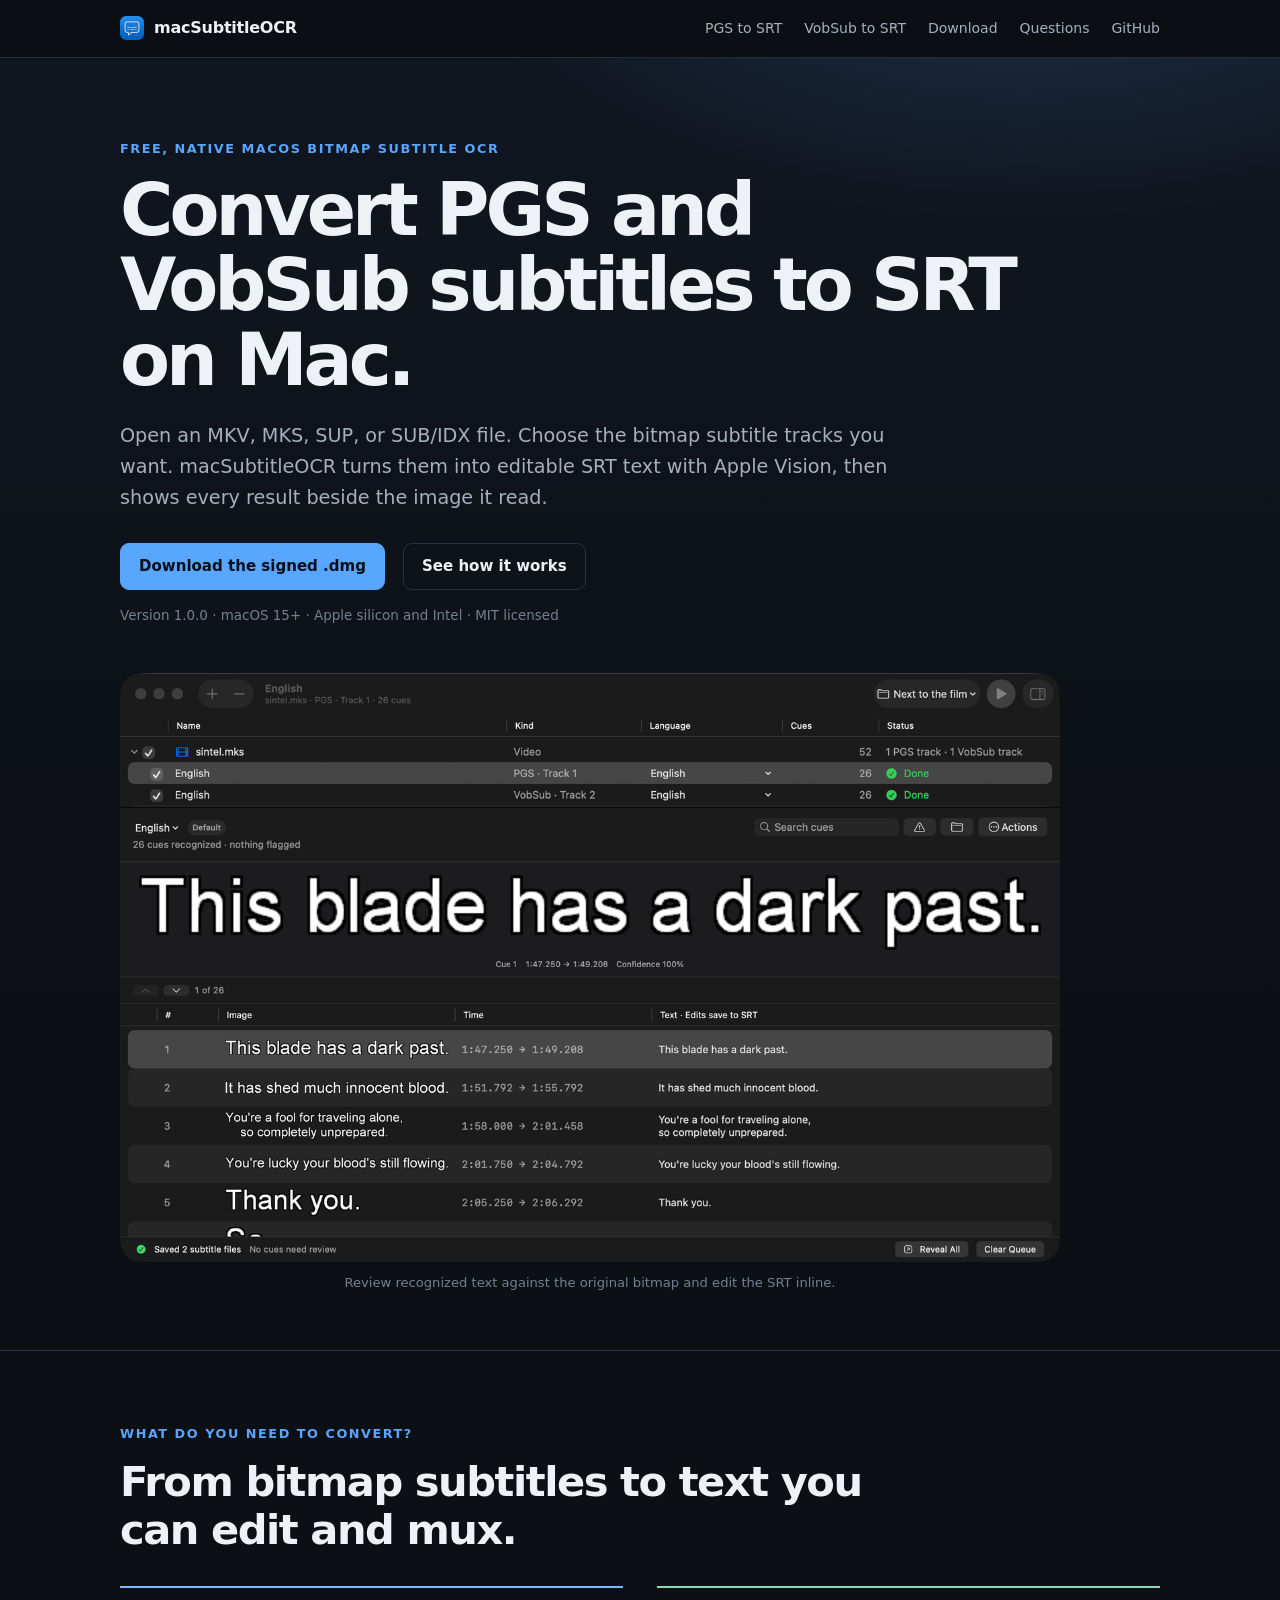
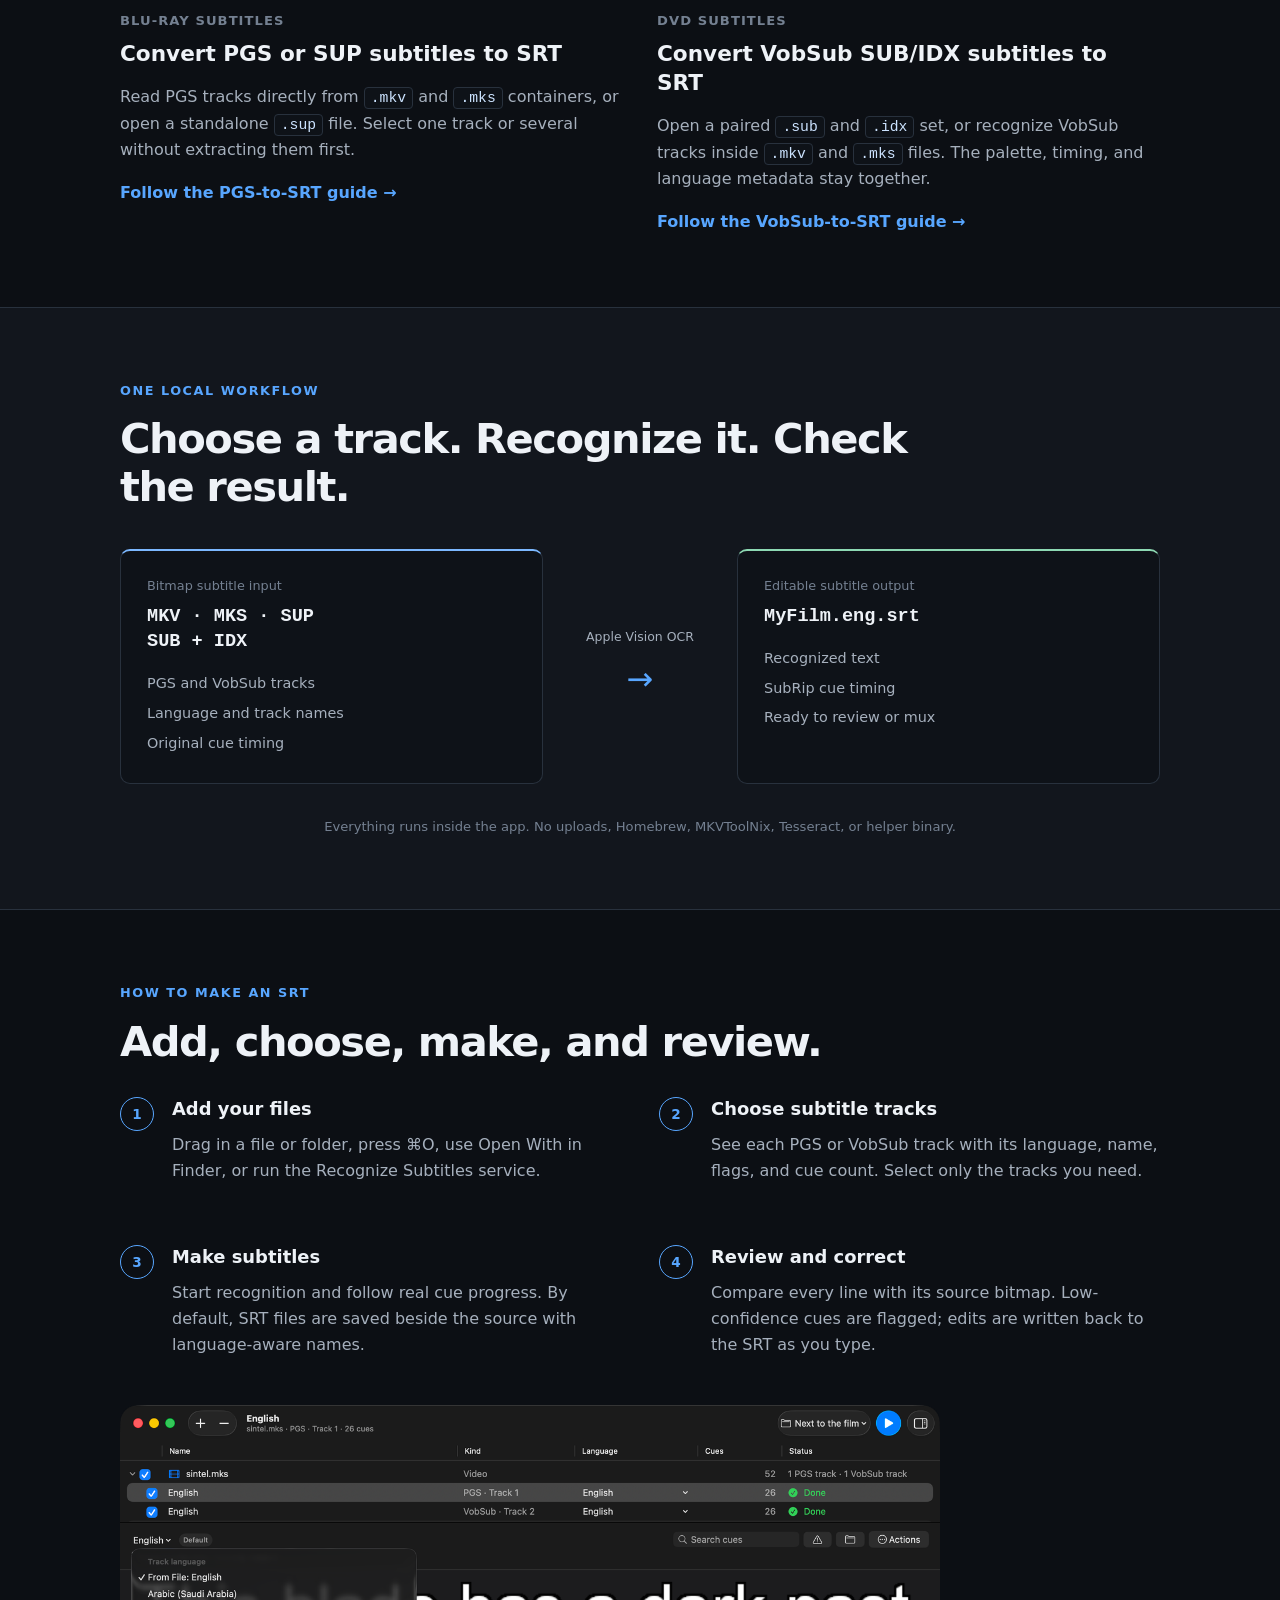
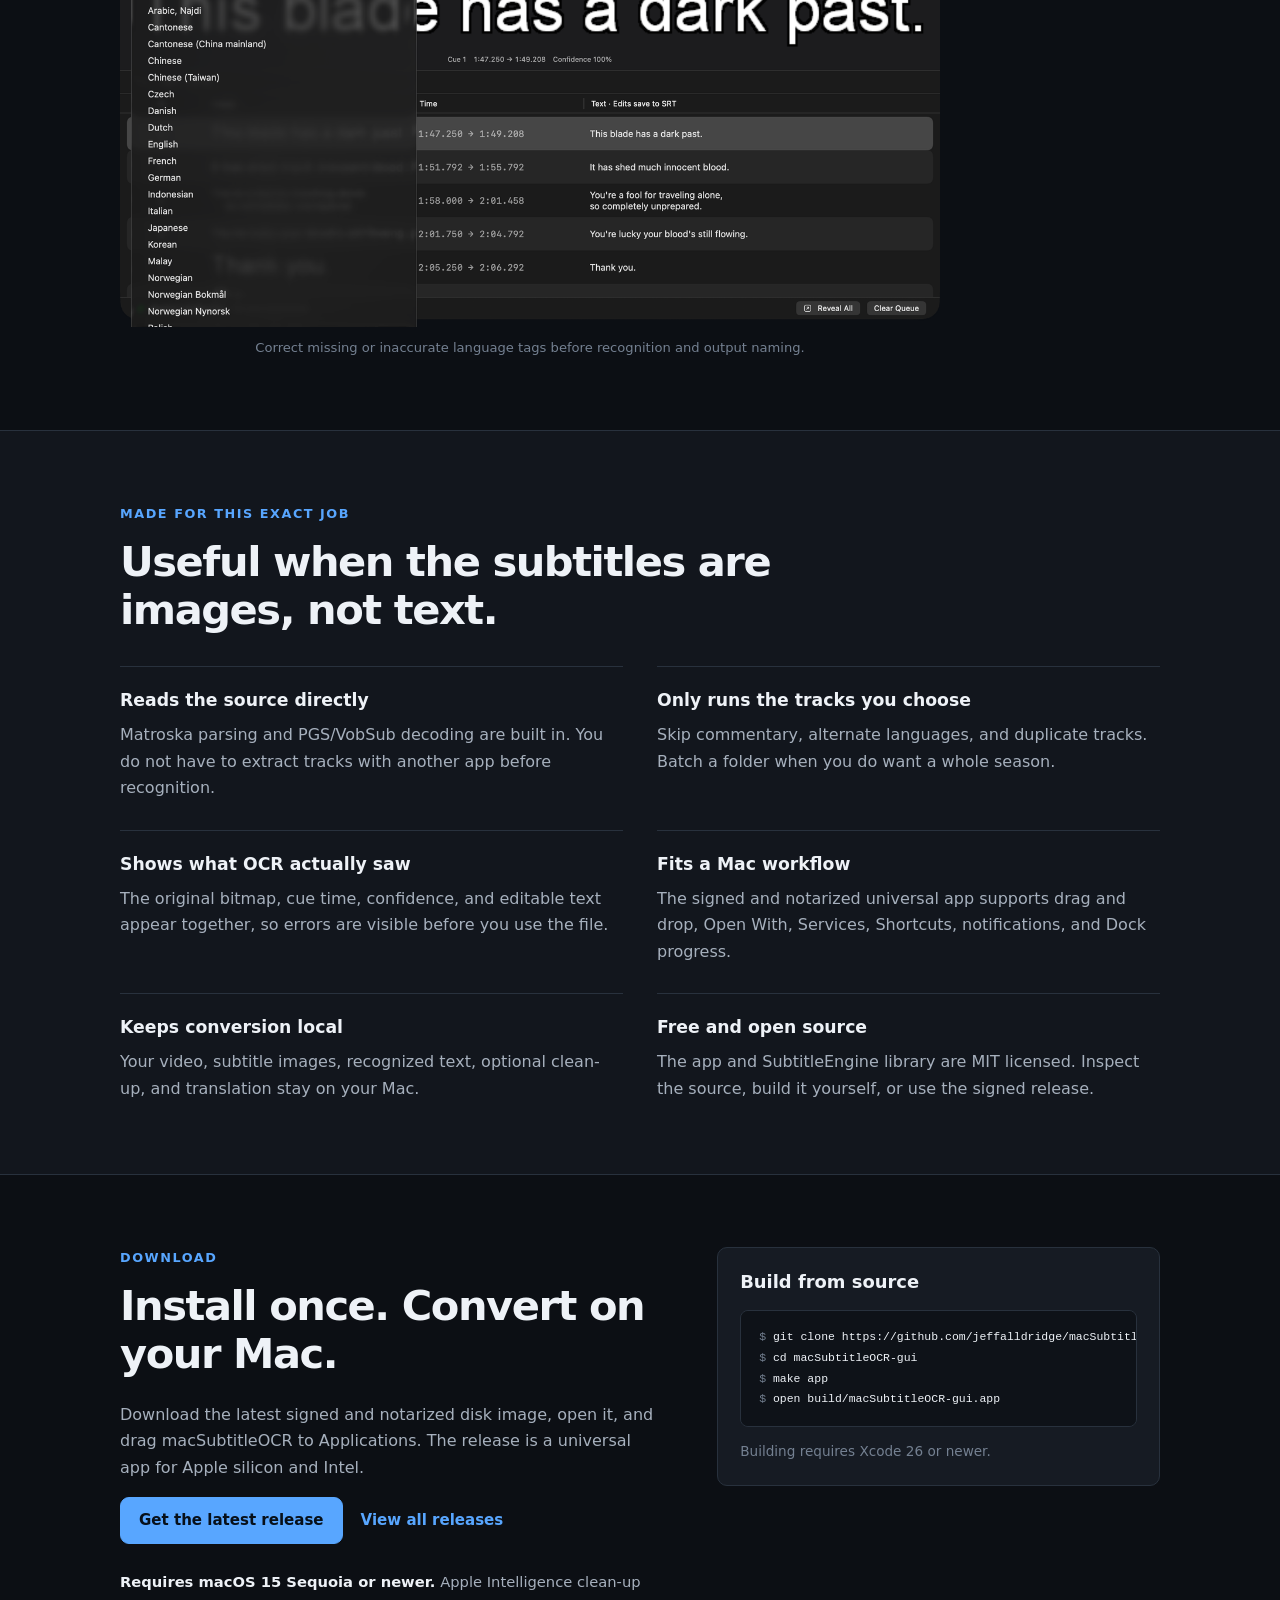
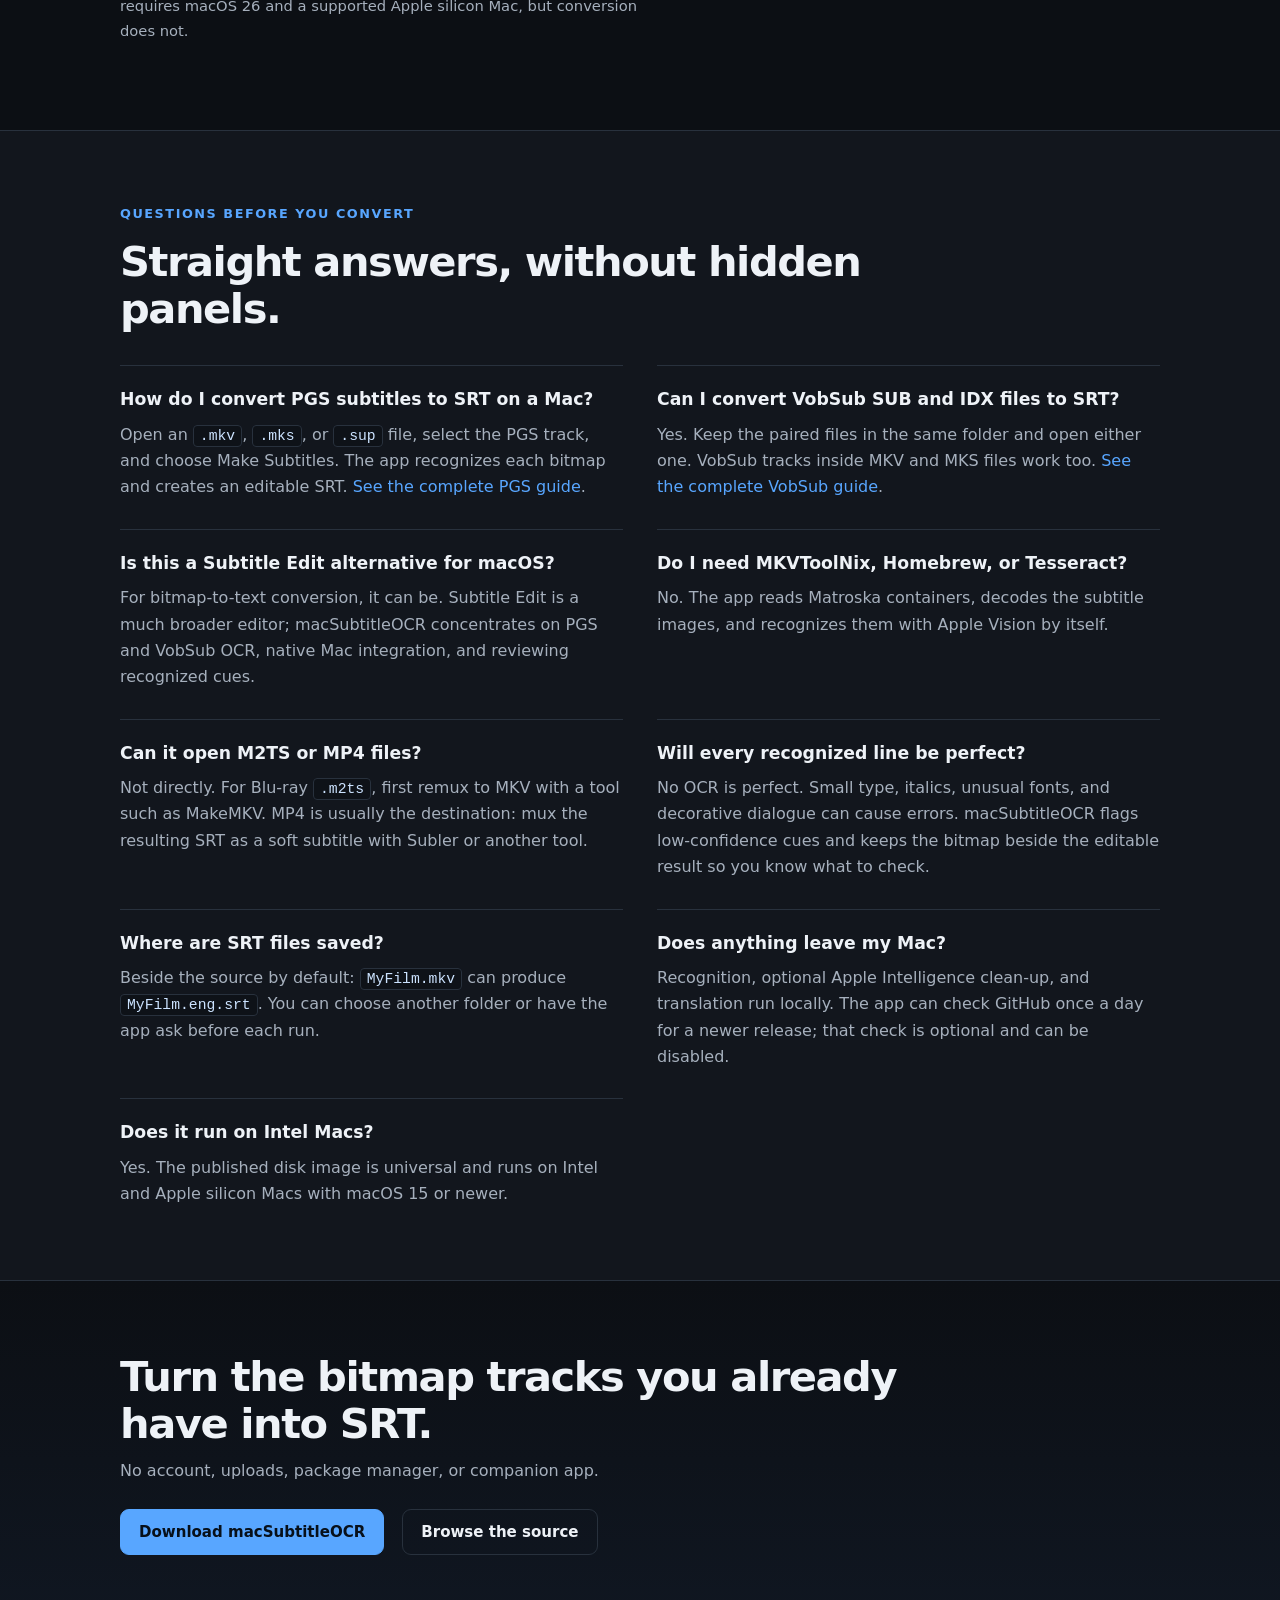
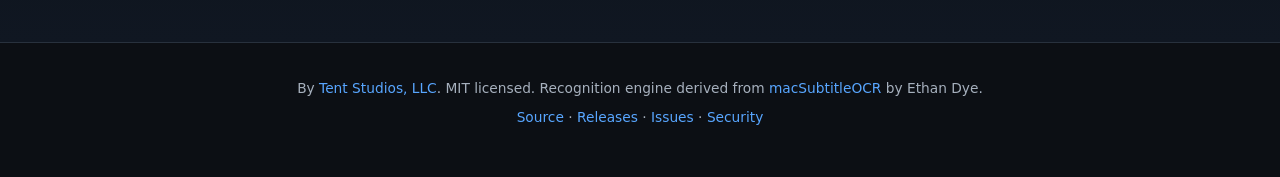
<file: docs/site/index.html>
<!DOCTYPE html>
<html lang="en">
<head>
<meta charset="utf-8">
<meta name="viewport" content="width=device-width, initial-scale=1">
<title>Convert PGS and VobSub Subtitles to SRT on Mac — macSubtitleOCR</title>
<meta name="description" content="Convert PGS, SUP, VobSub, SUB/IDX, MKV, and MKS bitmap subtitles to SRT on macOS. Free native app with Apple Vision OCR and cue-by-cue review.">
<meta name="robots" content="index, follow, max-image-preview:large">
<meta name="theme-color" content="#0c0f14">
<meta name="color-scheme" content="dark">
<meta name="author" content="Jeff Alldridge / Tent Studios, LLC">
<meta property="og:title" content="Convert PGS and VobSub Subtitles to SRT on Mac">
<meta property="og:description" content="A free native macOS app for turning bitmap subtitles into editable SRT files — with Apple Vision OCR and cue-by-cue review.">
<meta property="og:type" content="website">
<meta property="og:url" content="https://jeffalldridge.github.io/macSubtitleOCR-gui/">
<meta property="og:image" content="https://jeffalldridge.github.io/macSubtitleOCR-gui/og-image.png">
<meta property="og:image:type" content="image/png">
<meta property="og:image:width" content="1280">
<meta property="og:image:height" content="640">
<meta property="og:image:alt" content="macSubtitleOCR converts PGS and VobSub bitmap subtitles to SRT on macOS">
<meta property="og:site_name" content="macSubtitleOCR">
<meta property="og:locale" content="en_US">
<meta name="twitter:card" content="summary_large_image">
<meta name="twitter:title" content="Convert PGS and VobSub Subtitles to SRT on Mac">
<meta name="twitter:description" content="Free native macOS bitmap subtitle OCR with cue-by-cue review.">
<meta name="twitter:image" content="https://jeffalldridge.github.io/macSubtitleOCR-gui/og-image.png">
<meta name="twitter:image:alt" content="macSubtitleOCR converts PGS and VobSub bitmap subtitles to SRT on macOS">
<link rel="canonical" href="https://jeffalldridge.github.io/macSubtitleOCR-gui/">
<link rel="icon" type="image/png" href="favicon-32.png" sizes="32x32">
<link rel="icon" type="image/png" href="favicon-192.png" sizes="192x192">
<link rel="apple-touch-icon" href="apple-touch-icon.png">
<link rel="manifest" href="manifest.webmanifest">
<link rel="stylesheet" href="style.css">
<script type="application/ld+json">
{
  "@context": "https://schema.org",
  "@graph": [
    {
      "@type": "WebSite",
      "@id": "https://jeffalldridge.github.io/macSubtitleOCR-gui/#website",
      "url": "https://jeffalldridge.github.io/macSubtitleOCR-gui/",
      "name": "macSubtitleOCR",
      "description": "A free native macOS app that converts PGS and VobSub bitmap subtitles to SRT text.",
      "inLanguage": "en"
    },
    {
      "@type": "SoftwareApplication",
      "@id": "https://jeffalldridge.github.io/macSubtitleOCR-gui/#software",
      "name": "macSubtitleOCR",
      "applicationCategory": "MultimediaApplication",
      "applicationSubCategory": "Subtitle OCR",
      "operatingSystem": "macOS 15.0 or later",
      "softwareVersion": "1.0.0",
      "downloadUrl": "https://github.com/jeffalldridge/macSubtitleOCR-gui/releases/latest",
      "url": "https://jeffalldridge.github.io/macSubtitleOCR-gui/",
      "license": "https://opensource.org/licenses/MIT",
      "isAccessibleForFree": true,
      "image": "https://jeffalldridge.github.io/macSubtitleOCR-gui/og-image.png",
      "screenshot": "https://jeffalldridge.github.io/macSubtitleOCR-gui/main-window.png",
      "description": "Convert PGS and VobSub bitmap subtitles from MKV, MKS, SUP, and SUB/IDX files into editable SRT text using Apple Vision OCR, then review each cue against its original image.",
      "offers": { "@type": "Offer", "price": "0", "priceCurrency": "USD" },
      "featureList": [
        "PGS and VobSub bitmap subtitle OCR",
        "MKV, MKS, SUP, and SUB/IDX input",
        "Apple Vision text recognition",
        "Cue-by-cue review and editing",
        "Batch conversion",
        "No Homebrew or MKVToolNix required",
        "Universal Apple silicon and Intel build"
      ],
      "author": { "@type": "Person", "name": "Jeff Alldridge", "url": "https://tentstudios.com" },
      "codeRepository": "https://github.com/jeffalldridge/macSubtitleOCR-gui"
    },
    {
      "@type": "FAQPage",
      "@id": "https://jeffalldridge.github.io/macSubtitleOCR-gui/#questions",
      "mainEntity": [
        {
          "@type": "Question",
          "name": "How do I convert PGS subtitles to SRT on a Mac?",
          "acceptedAnswer": { "@type": "Answer", "text": "Open an MKV, MKS, or SUP file in macSubtitleOCR, select the PGS track, and choose Make Subtitles. The app recognizes each bitmap with Apple Vision and writes an editable SRT file." }
        },
        {
          "@type": "Question",
          "name": "Can I convert VobSub SUB and IDX files to SRT?",
          "acceptedAnswer": { "@type": "Answer", "text": "Yes. Keep the SUB and IDX files together, open either one, select the track, and run recognition. VobSub tracks inside MKV and MKS files are supported too." }
        },
        {
          "@type": "Question",
          "name": "Do I need MKVToolNix, Homebrew, or Tesseract?",
          "acceptedAnswer": { "@type": "Answer", "text": "No. Matroska parsing, subtitle decoding, and Apple Vision recognition are built into macSubtitleOCR." }
        },
        {
          "@type": "Question",
          "name": "Does subtitle recognition happen on my Mac?",
          "acceptedAnswer": { "@type": "Answer", "text": "Yes. Recognition, optional clean-up, and translation run locally. The only network request is an optional daily check for a newer GitHub release." }
        }
      ]
    }
  ]
}
</script>
</head>
<body>
<a class="skip-link" href="#main">Skip to main content</a>
<nav class="topnav" aria-label="Primary">
  <div class="container">
    <a class="topnav-brand" href="./"><img src="favicon-192.png" alt="" width="24" height="24"><span>macSubtitleOCR</span></a>
    <ul class="topnav-links">
      <li><a href="pgs-to-srt-mac/">PGS to SRT</a></li>
      <li><a href="vobsub-to-srt-mac/">VobSub to SRT</a></li>
      <li><a href="#download">Download</a></li>
      <li><a href="#questions">Questions</a></li>
      <li><a href="https://github.com/jeffalldridge/macSubtitleOCR-gui">GitHub</a></li>
    </ul>
  </div>
</nav>
<main id="main">
  <header class="hero">
    <div class="container">
      <p class="eyebrow">Free, native macOS bitmap subtitle OCR</p>
      <h1>Convert PGS and VobSub subtitles to SRT on Mac.</h1>
      <p class="subtagline">Open an MKV, MKS, SUP, or SUB/IDX file. Choose the bitmap subtitle tracks you want. macSubtitleOCR turns them into editable SRT text with Apple Vision, then shows every result beside the image it read.</p>
      <div class="cta">
        <a class="button primary" href="https://github.com/jeffalldridge/macSubtitleOCR-gui/releases/latest">Download the signed .dmg</a>
        <a class="button" href="#how">See how it works</a>
      </div>
      <p class="version">Version 1.0.0 · macOS 15+ · Apple silicon and Intel · MIT licensed</p>
      <figure class="hero-shot">
        <img src="main-window.png" width="1400" height="877" alt="macSubtitleOCR showing PGS and VobSub tracks above a cue-by-cue subtitle review">
        <figcaption>Review recognized text against the original bitmap and edit the SRT inline.</figcaption>
      </figure>
    </div>
  </header>
  <section class="section" id="formats">
    <div class="container">
      <p class="eyebrow">What do you need to convert?</p>
      <h2>From bitmap subtitles to text you can edit and mux.</h2>
      <div class="intent-grid">
        <article>
          <p class="intent-format">Blu-ray subtitles</p>
          <h3>Convert PGS or SUP subtitles to SRT</h3>
          <p>Read PGS tracks directly from <code>.mkv</code> and <code>.mks</code> containers, or open a standalone <code>.sup</code> file. Select one track or several without extracting them first.</p>
          <a href="pgs-to-srt-mac/">Follow the PGS-to-SRT guide →</a>
        </article>
        <article>
          <p class="intent-format">DVD subtitles</p>
          <h3>Convert VobSub SUB/IDX subtitles to SRT</h3>
          <p>Open a paired <code>.sub</code> and <code>.idx</code> set, or recognize VobSub tracks inside <code>.mkv</code> and <code>.mks</code> files. The palette, timing, and language metadata stay together.</p>
          <a href="vobsub-to-srt-mac/">Follow the VobSub-to-SRT guide →</a>
        </article>
      </div>
    </div>
  </section>
  <section class="section alt" id="workflow">
    <div class="container">
      <p class="eyebrow">One local workflow</p>
      <h2>Choose a track. Recognize it. Check the result.</h2>
      <figure class="workflow-diagram" aria-labelledby="workflow-caption">
        <div class="workflow-file source-file">
          <p class="file-label">Bitmap subtitle input</p>
          <h3>MKV · MKS · SUP<br>SUB + IDX</h3>
          <ul><li>PGS and VobSub tracks</li><li>Language and track names</li><li>Original cue timing</li></ul>
        </div>
        <div class="workflow-arrow" aria-hidden="true"><span>Apple Vision OCR</span><b>→</b></div>
        <div class="workflow-file output-file">
          <p class="file-label">Editable subtitle output</p>
          <h3>MyFilm.eng.srt</h3>
          <ul><li>Recognized text</li><li>SubRip cue timing</li><li>Ready to review or mux</li></ul>
        </div>
        <figcaption id="workflow-caption">Everything runs inside the app. No uploads, Homebrew, MKVToolNix, Tesseract, or helper binary.</figcaption>
      </figure>
    </div>
  </section>
  <section class="section" id="how">
    <div class="container">
      <p class="eyebrow">How to make an SRT</p>
      <h2>Add, choose, make, and review.</h2>
      <div class="steps-grid">
        <article><span>1</span><h3>Add your files</h3><p>Drag in a file or folder, press ⌘O, use Open With in Finder, or run the Recognize Subtitles service.</p></article>
        <article><span>2</span><h3>Choose subtitle tracks</h3><p>See each PGS or VobSub track with its language, name, flags, and cue count. Select only the tracks you need.</p></article>
        <article><span>3</span><h3>Make subtitles</h3><p>Start recognition and follow real cue progress. By default, SRT files are saved beside the source with language-aware names.</p></article>
        <article><span>4</span><h3>Review and correct</h3><p>Compare every line with its source bitmap. Low-confidence cues are flagged; edits are written back to the SRT as you type.</p></article>
      </div>
      <figure class="secondary-shot">
        <img src="track-language.png" width="1400" height="890" loading="lazy" alt="Selecting the correct subtitle language in macSubtitleOCR before recognition">
        <figcaption>Correct missing or inaccurate language tags before recognition and output naming.</figcaption>
      </figure>
    </div>
  </section>
  <section class="section alt" id="why">
    <div class="container">
      <p class="eyebrow">Made for this exact job</p>
      <h2>Useful when the subtitles are images, not text.</h2>
      <div class="benefit-grid">
        <article><h3>Reads the source directly</h3><p>Matroska parsing and PGS/VobSub decoding are built in. You do not have to extract tracks with another app before recognition.</p></article>
        <article><h3>Only runs the tracks you choose</h3><p>Skip commentary, alternate languages, and duplicate tracks. Batch a folder when you do want a whole season.</p></article>
        <article><h3>Shows what OCR actually saw</h3><p>The original bitmap, cue time, confidence, and editable text appear together, so errors are visible before you use the file.</p></article>
        <article><h3>Fits a Mac workflow</h3><p>The signed and notarized universal app supports drag and drop, Open With, Services, Shortcuts, notifications, and Dock progress.</p></article>
        <article><h3>Keeps conversion local</h3><p>Your video, subtitle images, recognized text, optional clean-up, and translation stay on your Mac.</p></article>
        <article><h3>Free and open source</h3><p>The app and SubtitleEngine library are MIT licensed. Inspect the source, build it yourself, or use the signed release.</p></article>
      </div>
    </div>
  </section>
  <section class="section" id="download">
    <div class="container download-layout">
      <div>
        <p class="eyebrow">Download</p>
        <h2>Install once. Convert on your Mac.</h2>
        <p>Download the latest signed and notarized disk image, open it, and drag macSubtitleOCR to Applications. The release is a universal app for Apple silicon and Intel.</p>
        <div class="cta">
          <a class="button primary" href="https://github.com/jeffalldridge/macSubtitleOCR-gui/releases/latest">Get the latest release</a>
          <a class="text-link" href="https://github.com/jeffalldridge/macSubtitleOCR-gui/releases">View all releases</a>
        </div>
        <p class="requirement"><strong>Requires macOS 15 Sequoia or newer.</strong> Apple Intelligence clean-up requires macOS 26 and a supported Apple silicon Mac, but conversion does not.</p>
      </div>
      <aside class="source-install" aria-labelledby="source-heading">
        <h3 id="source-heading">Build from source</h3>
        <pre class="code"><code><span class="dim">$</span> git clone https://github.com/jeffalldridge/macSubtitleOCR-gui
<span class="dim">$</span> cd macSubtitleOCR-gui
<span class="dim">$</span> make app
<span class="dim">$</span> open build/macSubtitleOCR-gui.app</code></pre>
        <p>Building requires Xcode 26 or newer.</p>
      </aside>
    </div>
  </section>
  <section class="section alt" id="questions">
    <div class="container">
      <p class="eyebrow">Questions before you convert</p>
      <h2>Straight answers, without hidden panels.</h2>
      <div class="faq-grid">
        <article><h3>How do I convert PGS subtitles to SRT on a Mac?</h3><p>Open an <code>.mkv</code>, <code>.mks</code>, or <code>.sup</code> file, select the PGS track, and choose Make Subtitles. The app recognizes each bitmap and creates an editable SRT. <a href="pgs-to-srt-mac/">See the complete PGS guide</a>.</p></article>
        <article><h3>Can I convert VobSub SUB and IDX files to SRT?</h3><p>Yes. Keep the paired files in the same folder and open either one. VobSub tracks inside MKV and MKS files work too. <a href="vobsub-to-srt-mac/">See the complete VobSub guide</a>.</p></article>
        <article><h3>Is this a Subtitle Edit alternative for macOS?</h3><p>For bitmap-to-text conversion, it can be. Subtitle Edit is a much broader editor; macSubtitleOCR concentrates on PGS and VobSub OCR, native Mac integration, and reviewing recognized cues.</p></article>
        <article><h3>Do I need MKVToolNix, Homebrew, or Tesseract?</h3><p>No. The app reads Matroska containers, decodes the subtitle images, and recognizes them with Apple Vision by itself.</p></article>
        <article><h3>Can it open M2TS or MP4 files?</h3><p>Not directly. For Blu-ray <code>.m2ts</code>, first remux to MKV with a tool such as MakeMKV. MP4 is usually the destination: mux the resulting SRT as a soft subtitle with Subler or another tool.</p></article>
        <article><h3>Will every recognized line be perfect?</h3><p>No OCR is perfect. Small type, italics, unusual fonts, and decorative dialogue can cause errors. macSubtitleOCR flags low-confidence cues and keeps the bitmap beside the editable result so you know what to check.</p></article>
        <article><h3>Where are SRT files saved?</h3><p>Beside the source by default: <code>MyFilm.mkv</code> can produce <code>MyFilm.eng.srt</code>. You can choose another folder or have the app ask before each run.</p></article>
        <article><h3>Does anything leave my Mac?</h3><p>Recognition, optional Apple Intelligence clean-up, and translation run locally. The app can check GitHub once a day for a newer release; that check is optional and can be disabled.</p></article>
        <article><h3>Does it run on Intel Macs?</h3><p>Yes. The published disk image is universal and runs on Intel and Apple silicon Macs with macOS 15 or newer.</p></article>
      </div>
    </div>
  </section>
  <section class="section final-cta">
    <div class="container">
      <h2>Turn the bitmap tracks you already have into SRT.</h2>
      <p>No account, uploads, package manager, or companion app.</p>
      <div class="cta">
        <a class="button primary" href="https://github.com/jeffalldridge/macSubtitleOCR-gui/releases/latest">Download macSubtitleOCR</a>
        <a class="button" href="https://github.com/jeffalldridge/macSubtitleOCR-gui">Browse the source</a>
      </div>
    </div>
  </section>
</main>
<footer class="footer">
  <div class="container">
    <p>By <a href="https://tentstudios.com">Tent Studios, LLC</a>. MIT licensed. Recognition engine derived from <a href="https://github.com/ecdye/macSubtitleOCR">macSubtitleOCR</a> by Ethan Dye.</p>
    <p><a href="https://github.com/jeffalldridge/macSubtitleOCR-gui">Source</a> · <a href="https://github.com/jeffalldridge/macSubtitleOCR-gui/releases">Releases</a> · <a href="https://github.com/jeffalldridge/macSubtitleOCR-gui/issues">Issues</a> · <a href="https://github.com/jeffalldridge/macSubtitleOCR-gui/blob/main/SECURITY.md">Security</a></p>
  </div>
</footer>
</body>
</html>
</file>
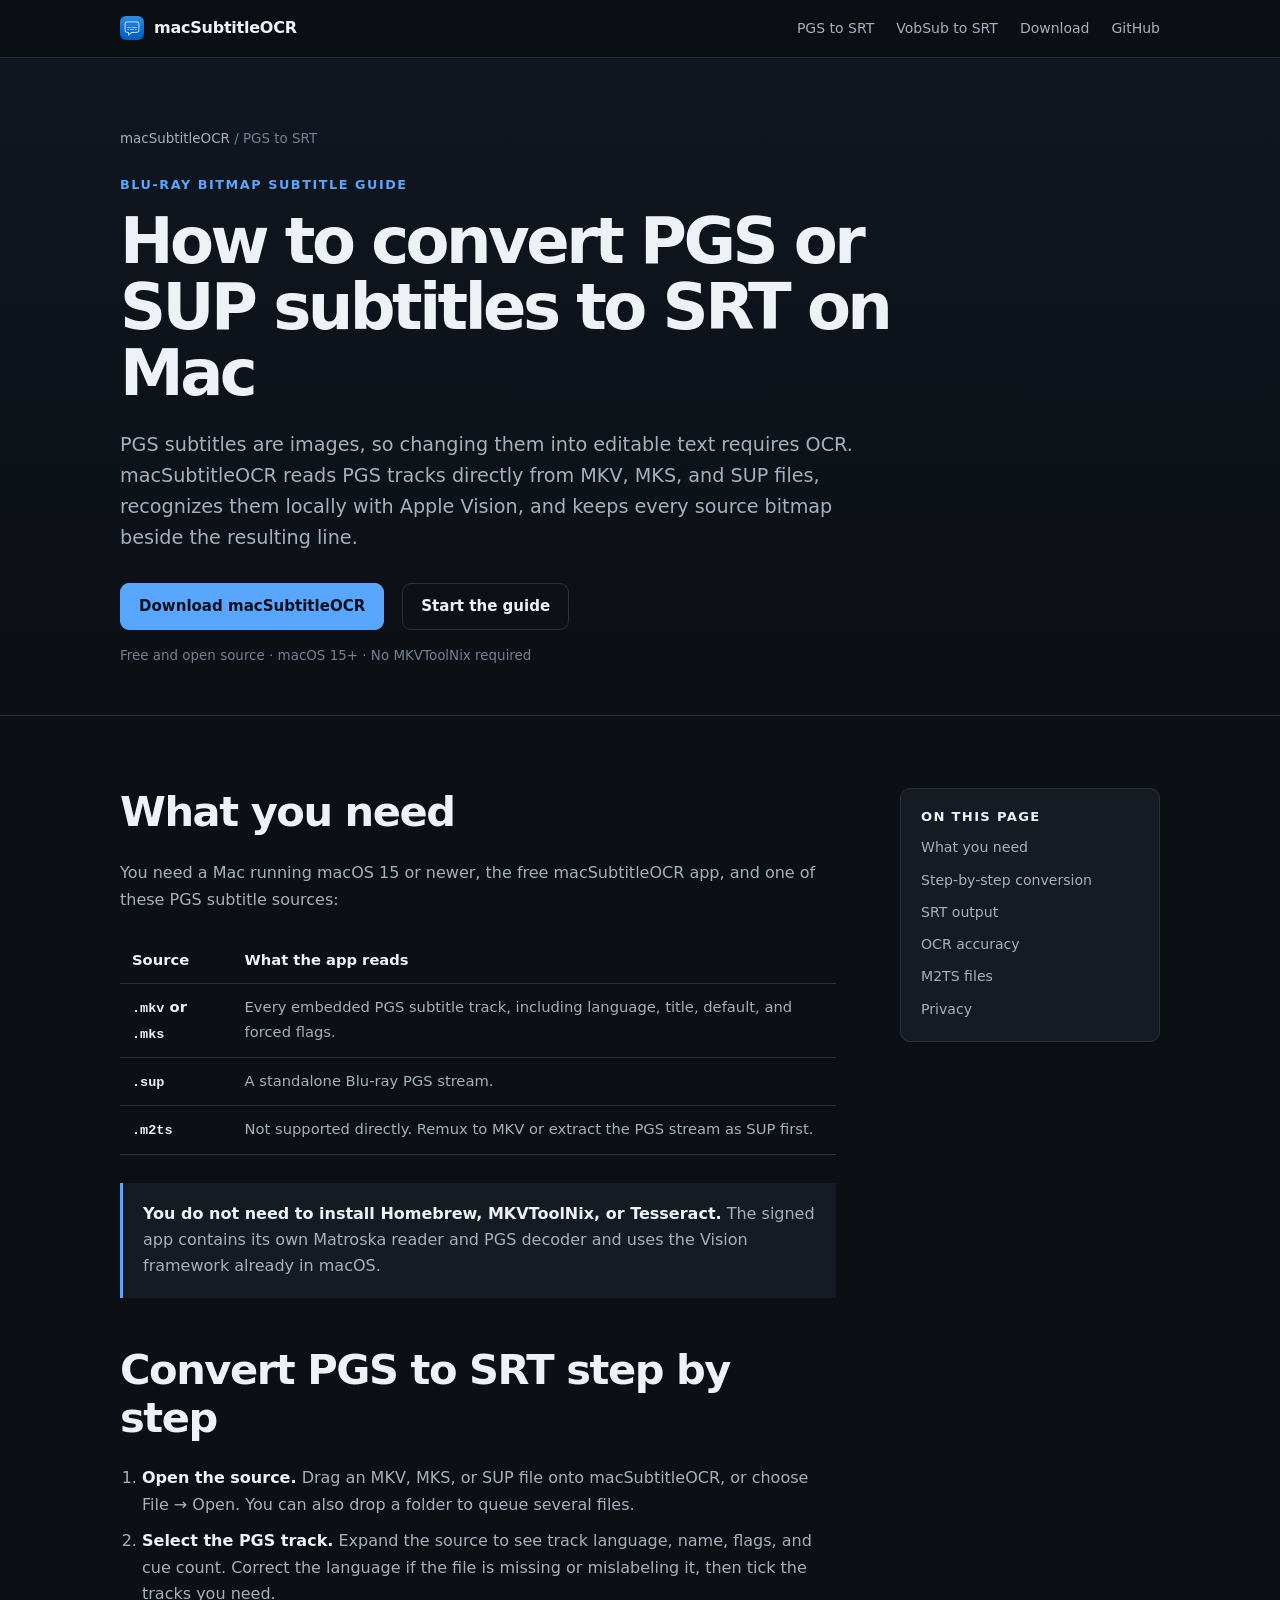
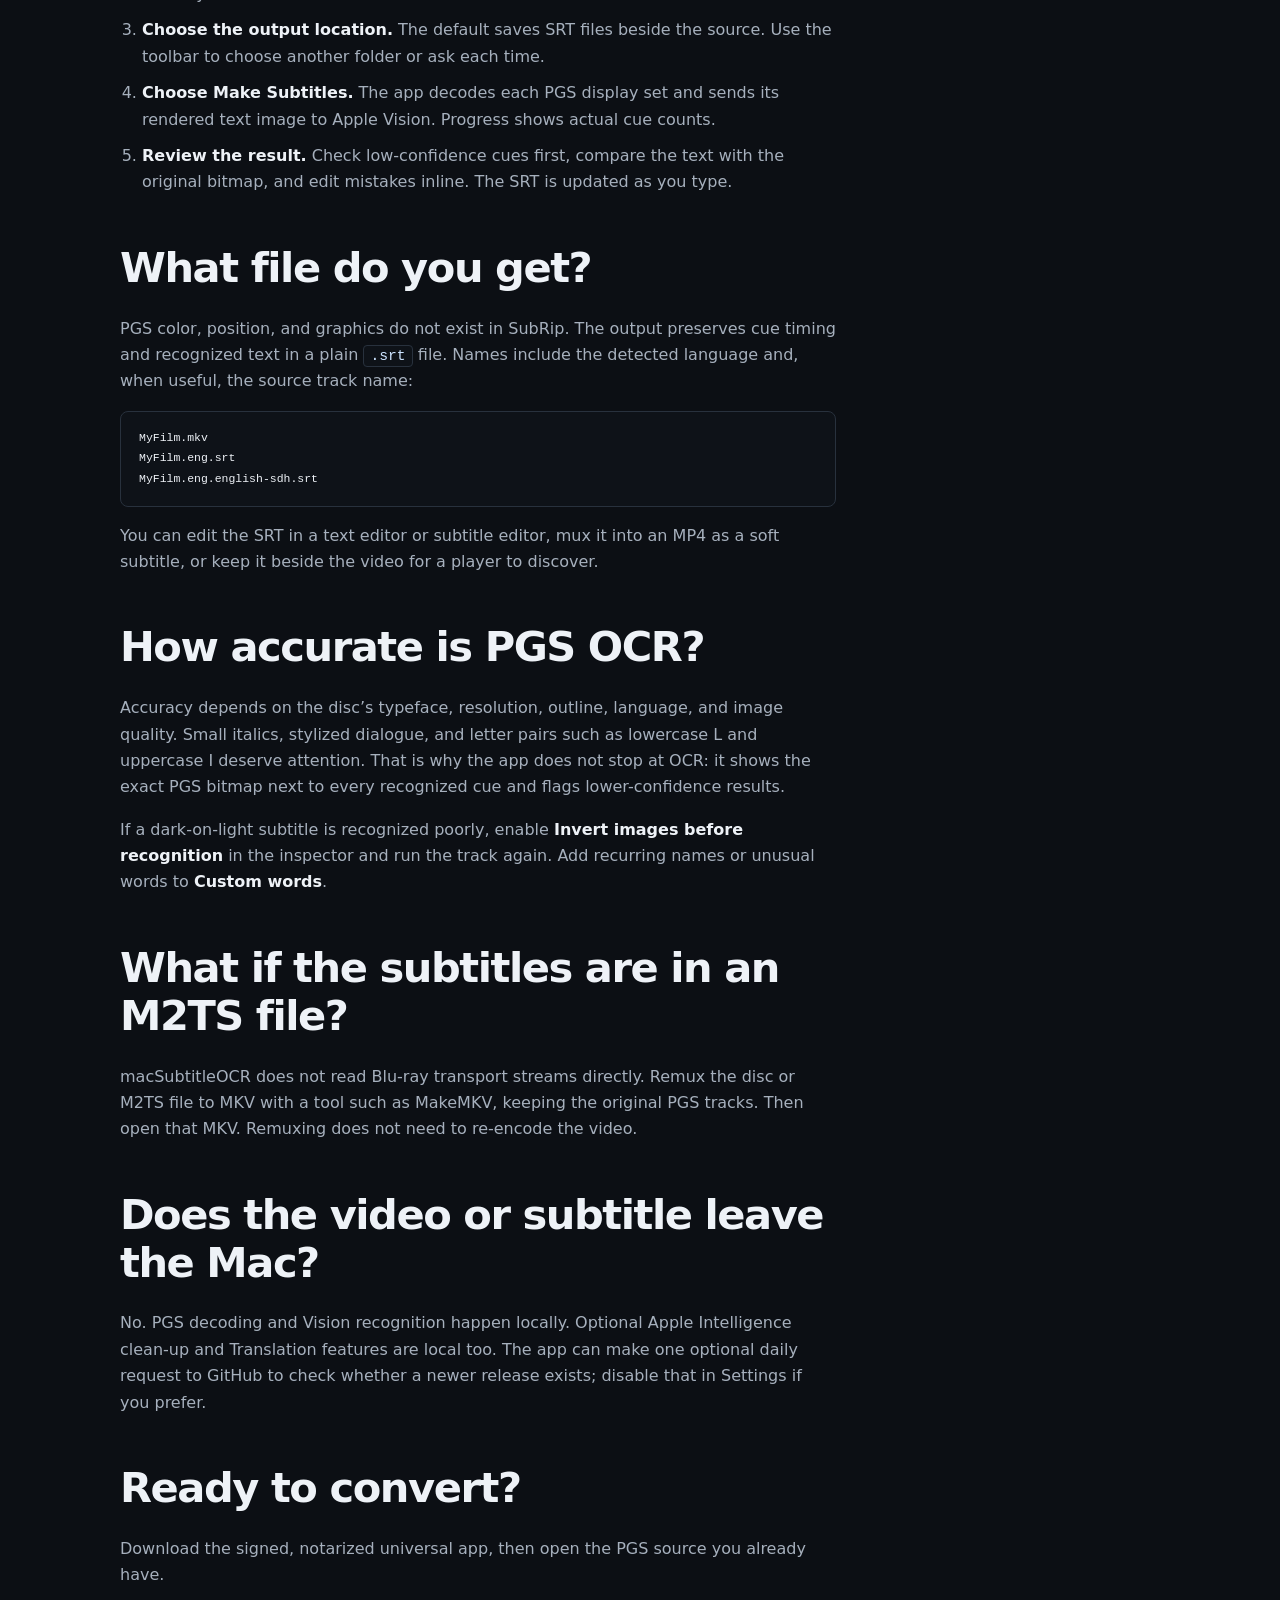
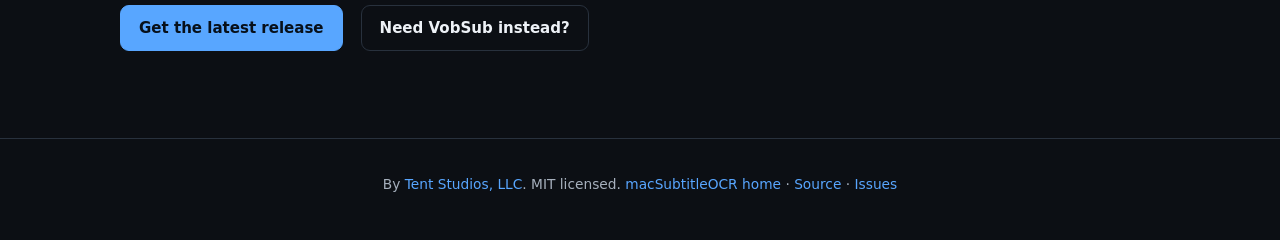
<file: docs/site/pgs-to-srt-mac/index.html>
<!DOCTYPE html>
<html lang="en">
<head>
<meta charset="utf-8">
<meta name="viewport" content="width=device-width, initial-scale=1">
<title>How to Convert PGS or SUP Subtitles to SRT on Mac</title>
<meta name="description" content="Convert Blu-ray PGS subtitles from MKV, MKS, or SUP files to editable SRT on macOS with Apple Vision OCR. No MKVToolNix or Homebrew required.">
<meta name="robots" content="index, follow, max-image-preview:large">
<meta name="theme-color" content="#0c0f14">
<meta name="color-scheme" content="dark">
<meta name="author" content="Jeff Alldridge / Tent Studios, LLC">
<meta property="og:title" content="How to Convert PGS or SUP Subtitles to SRT on Mac">
<meta property="og:description" content="A practical local workflow for recognizing Blu-ray bitmap subtitles and reviewing the resulting SRT.">
<meta property="og:type" content="article">
<meta property="og:url" content="https://jeffalldridge.github.io/macSubtitleOCR-gui/pgs-to-srt-mac/">
<meta property="og:image" content="https://jeffalldridge.github.io/macSubtitleOCR-gui/og-image.png">
<meta property="og:image:type" content="image/png">
<meta property="og:image:width" content="1280">
<meta property="og:image:height" content="640">
<meta property="og:image:alt" content="macSubtitleOCR converts PGS bitmap subtitles to SRT on macOS">
<meta property="og:site_name" content="macSubtitleOCR">
<meta property="og:locale" content="en_US">
<meta name="twitter:card" content="summary_large_image">
<meta name="twitter:title" content="Convert PGS or SUP Subtitles to SRT on Mac">
<meta name="twitter:description" content="Recognize Blu-ray bitmap subtitles locally and review the resulting SRT.">
<meta name="twitter:image" content="https://jeffalldridge.github.io/macSubtitleOCR-gui/og-image.png">
<meta name="twitter:image:alt" content="macSubtitleOCR converts PGS bitmap subtitles to SRT on macOS">
<link rel="canonical" href="https://jeffalldridge.github.io/macSubtitleOCR-gui/pgs-to-srt-mac/">
<link rel="icon" type="image/png" href="../favicon-32.png" sizes="32x32">
<link rel="apple-touch-icon" href="../apple-touch-icon.png">
<link rel="stylesheet" href="../style.css">
<script type="application/ld+json">
{
  "@context": "https://schema.org",
  "@graph": [
    {
      "@type": "BreadcrumbList",
      "itemListElement": [
        { "@type": "ListItem", "position": 1, "name": "macSubtitleOCR", "item": "https://jeffalldridge.github.io/macSubtitleOCR-gui/" },
        { "@type": "ListItem", "position": 2, "name": "Convert PGS to SRT on Mac", "item": "https://jeffalldridge.github.io/macSubtitleOCR-gui/pgs-to-srt-mac/" }
      ]
    },
    {
      "@type": "HowTo",
      "name": "How to convert PGS or SUP subtitles to SRT on a Mac",
      "description": "Use macSubtitleOCR to recognize Blu-ray PGS bitmap subtitles from MKV, MKS, or SUP files and save editable SubRip text.",
      "tool": [{ "@type": "HowToTool", "name": "A Mac running macOS 15 or newer" }, { "@type": "HowToTool", "name": "macSubtitleOCR" }],
      "supply": [{ "@type": "HowToSupply", "name": "An MKV, MKS, or SUP file containing PGS subtitles" }],
      "step": [
        { "@type": "HowToStep", "position": 1, "name": "Open the source", "text": "Open an MKV, MKS, or SUP file in macSubtitleOCR." },
        { "@type": "HowToStep", "position": 2, "name": "Select the PGS track", "text": "Expand the file, confirm the track language, and select each PGS track you want to recognize." },
        { "@type": "HowToStep", "position": 3, "name": "Make subtitles", "text": "Choose the output location and start recognition. macSubtitleOCR decodes the PGS images and recognizes them with Apple Vision." },
        { "@type": "HowToStep", "position": 4, "name": "Review the SRT", "text": "Compare recognized text with each source bitmap, correct any errors, and use the saved SRT file." }
      ]
    }
  ]
}
</script>
</head>
<body>
<a class="skip-link" href="#main">Skip to main content</a>
<nav class="topnav" aria-label="Primary">
  <div class="container">
    <a class="topnav-brand" href="../"><img src="../favicon-192.png" alt="" width="24" height="24"><span>macSubtitleOCR</span></a>
    <ul class="topnav-links">
      <li><a href="./" aria-current="page">PGS to SRT</a></li>
      <li><a href="../vobsub-to-srt-mac/">VobSub to SRT</a></li>
      <li><a href="../#download">Download</a></li>
      <li><a href="https://github.com/jeffalldridge/macSubtitleOCR-gui">GitHub</a></li>
    </ul>
  </div>
</nav>
<main id="main">
  <header class="guide-hero">
    <div class="container">
      <p class="breadcrumbs"><a href="../">macSubtitleOCR</a> / PGS to SRT</p>
      <p class="eyebrow">Blu-ray bitmap subtitle guide</p>
      <h1>How to convert PGS or SUP subtitles to SRT on Mac</h1>
      <p class="subtagline">PGS subtitles are images, so changing them into editable text requires OCR. macSubtitleOCR reads PGS tracks directly from MKV, MKS, and SUP files, recognizes them locally with Apple Vision, and keeps every source bitmap beside the resulting line.</p>
      <div class="cta"><a class="button primary" href="https://github.com/jeffalldridge/macSubtitleOCR-gui/releases/latest">Download macSubtitleOCR</a><a class="button" href="#steps">Start the guide</a></div>
      <p class="version">Free and open source · macOS 15+ · No MKVToolNix required</p>
    </div>
  </header>
  <section class="section">
    <div class="container guide-layout">
      <article class="guide-content">
        <h2 id="what-you-need">What you need</h2>
        <p>You need a Mac running macOS 15 or newer, the free macSubtitleOCR app, and one of these PGS subtitle sources:</p>
        <table class="guide-table">
          <thead><tr><th>Source</th><th>What the app reads</th></tr></thead>
          <tbody>
            <tr><th><code>.mkv</code> or <code>.mks</code></th><td>Every embedded PGS subtitle track, including language, title, default, and forced flags.</td></tr>
            <tr><th><code>.sup</code></th><td>A standalone Blu-ray PGS stream.</td></tr>
            <tr><th><code>.m2ts</code></th><td>Not supported directly. Remux to MKV or extract the PGS stream as SUP first.</td></tr>
          </tbody>
        </table>
        <div class="guide-note"><p><strong>You do not need to install Homebrew, MKVToolNix, or Tesseract.</strong> The signed app contains its own Matroska reader and PGS decoder and uses the Vision framework already in macOS.</p></div>

        <h2 id="steps">Convert PGS to SRT step by step</h2>
        <ol>
          <li><strong>Open the source.</strong> Drag an MKV, MKS, or SUP file onto macSubtitleOCR, or choose File → Open. You can also drop a folder to queue several files.</li>
          <li><strong>Select the PGS track.</strong> Expand the source to see track language, name, flags, and cue count. Correct the language if the file is missing or mislabeling it, then tick the tracks you need.</li>
          <li><strong>Choose the output location.</strong> The default saves SRT files beside the source. Use the toolbar to choose another folder or ask each time.</li>
          <li><strong>Choose Make Subtitles.</strong> The app decodes each PGS display set and sends its rendered text image to Apple Vision. Progress shows actual cue counts.</li>
          <li><strong>Review the result.</strong> Check low-confidence cues first, compare the text with the original bitmap, and edit mistakes inline. The SRT is updated as you type.</li>
        </ol>

        <h2 id="output">What file do you get?</h2>
        <p>PGS color, position, and graphics do not exist in SubRip. The output preserves cue timing and recognized text in a plain <code>.srt</code> file. Names include the detected language and, when useful, the source track name:</p>
        <pre class="code"><code>MyFilm.mkv
MyFilm.eng.srt
MyFilm.eng.english-sdh.srt</code></pre>
        <p>You can edit the SRT in a text editor or subtitle editor, mux it into an MP4 as a soft subtitle, or keep it beside the video for a player to discover.</p>

        <h2 id="accuracy">How accurate is PGS OCR?</h2>
        <p>Accuracy depends on the disc’s typeface, resolution, outline, language, and image quality. Small italics, stylized dialogue, and letter pairs such as lowercase L and uppercase I deserve attention. That is why the app does not stop at OCR: it shows the exact PGS bitmap next to every recognized cue and flags lower-confidence results.</p>
        <p>If a dark-on-light subtitle is recognized poorly, enable <strong>Invert images before recognition</strong> in the inspector and run the track again. Add recurring names or unusual words to <strong>Custom words</strong>.</p>

        <h2 id="m2ts">What if the subtitles are in an M2TS file?</h2>
        <p>macSubtitleOCR does not read Blu-ray transport streams directly. Remux the disc or M2TS file to MKV with a tool such as MakeMKV, keeping the original PGS tracks. Then open that MKV. Remuxing does not need to re-encode the video.</p>

        <h2 id="privacy">Does the video or subtitle leave the Mac?</h2>
        <p>No. PGS decoding and Vision recognition happen locally. Optional Apple Intelligence clean-up and Translation features are local too. The app can make one optional daily request to GitHub to check whether a newer release exists; disable that in Settings if you prefer.</p>

        <h2 id="next">Ready to convert?</h2>
        <p>Download the signed, notarized universal app, then open the PGS source you already have.</p>
        <div class="cta"><a class="button primary" href="https://github.com/jeffalldridge/macSubtitleOCR-gui/releases/latest">Get the latest release</a><a class="button" href="../vobsub-to-srt-mac/">Need VobSub instead?</a></div>
      </article>
      <aside class="guide-nav" aria-label="On this page">
        <h2>On this page</h2>
        <ul>
          <li><a href="#what-you-need">What you need</a></li>
          <li><a href="#steps">Step-by-step conversion</a></li>
          <li><a href="#output">SRT output</a></li>
          <li><a href="#accuracy">OCR accuracy</a></li>
          <li><a href="#m2ts">M2TS files</a></li>
          <li><a href="#privacy">Privacy</a></li>
        </ul>
      </aside>
    </div>
  </section>
</main>
<footer class="footer"><div class="container"><p>By <a href="https://tentstudios.com">Tent Studios, LLC</a>. MIT licensed. <a href="../">macSubtitleOCR home</a> · <a href="https://github.com/jeffalldridge/macSubtitleOCR-gui">Source</a> · <a href="https://github.com/jeffalldridge/macSubtitleOCR-gui/issues">Issues</a></p></div></footer>
</body>
</html>
</file>
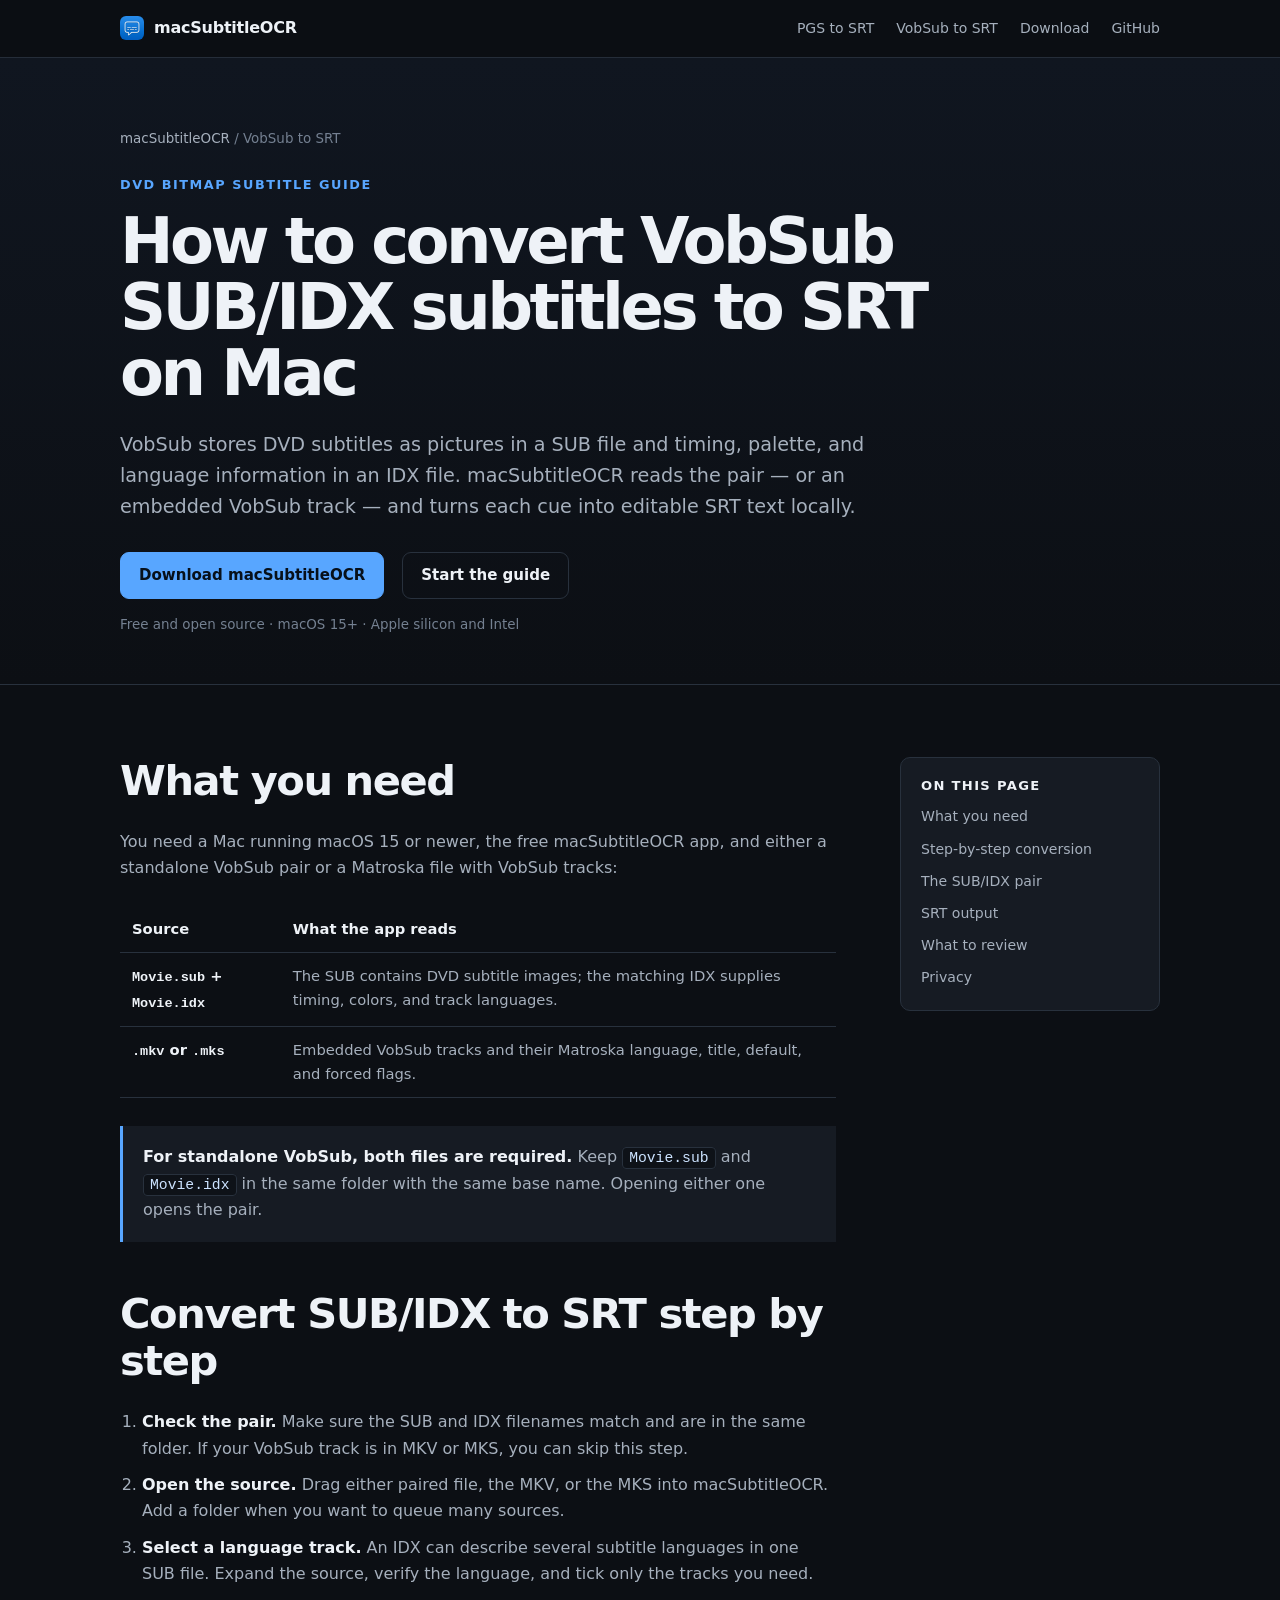
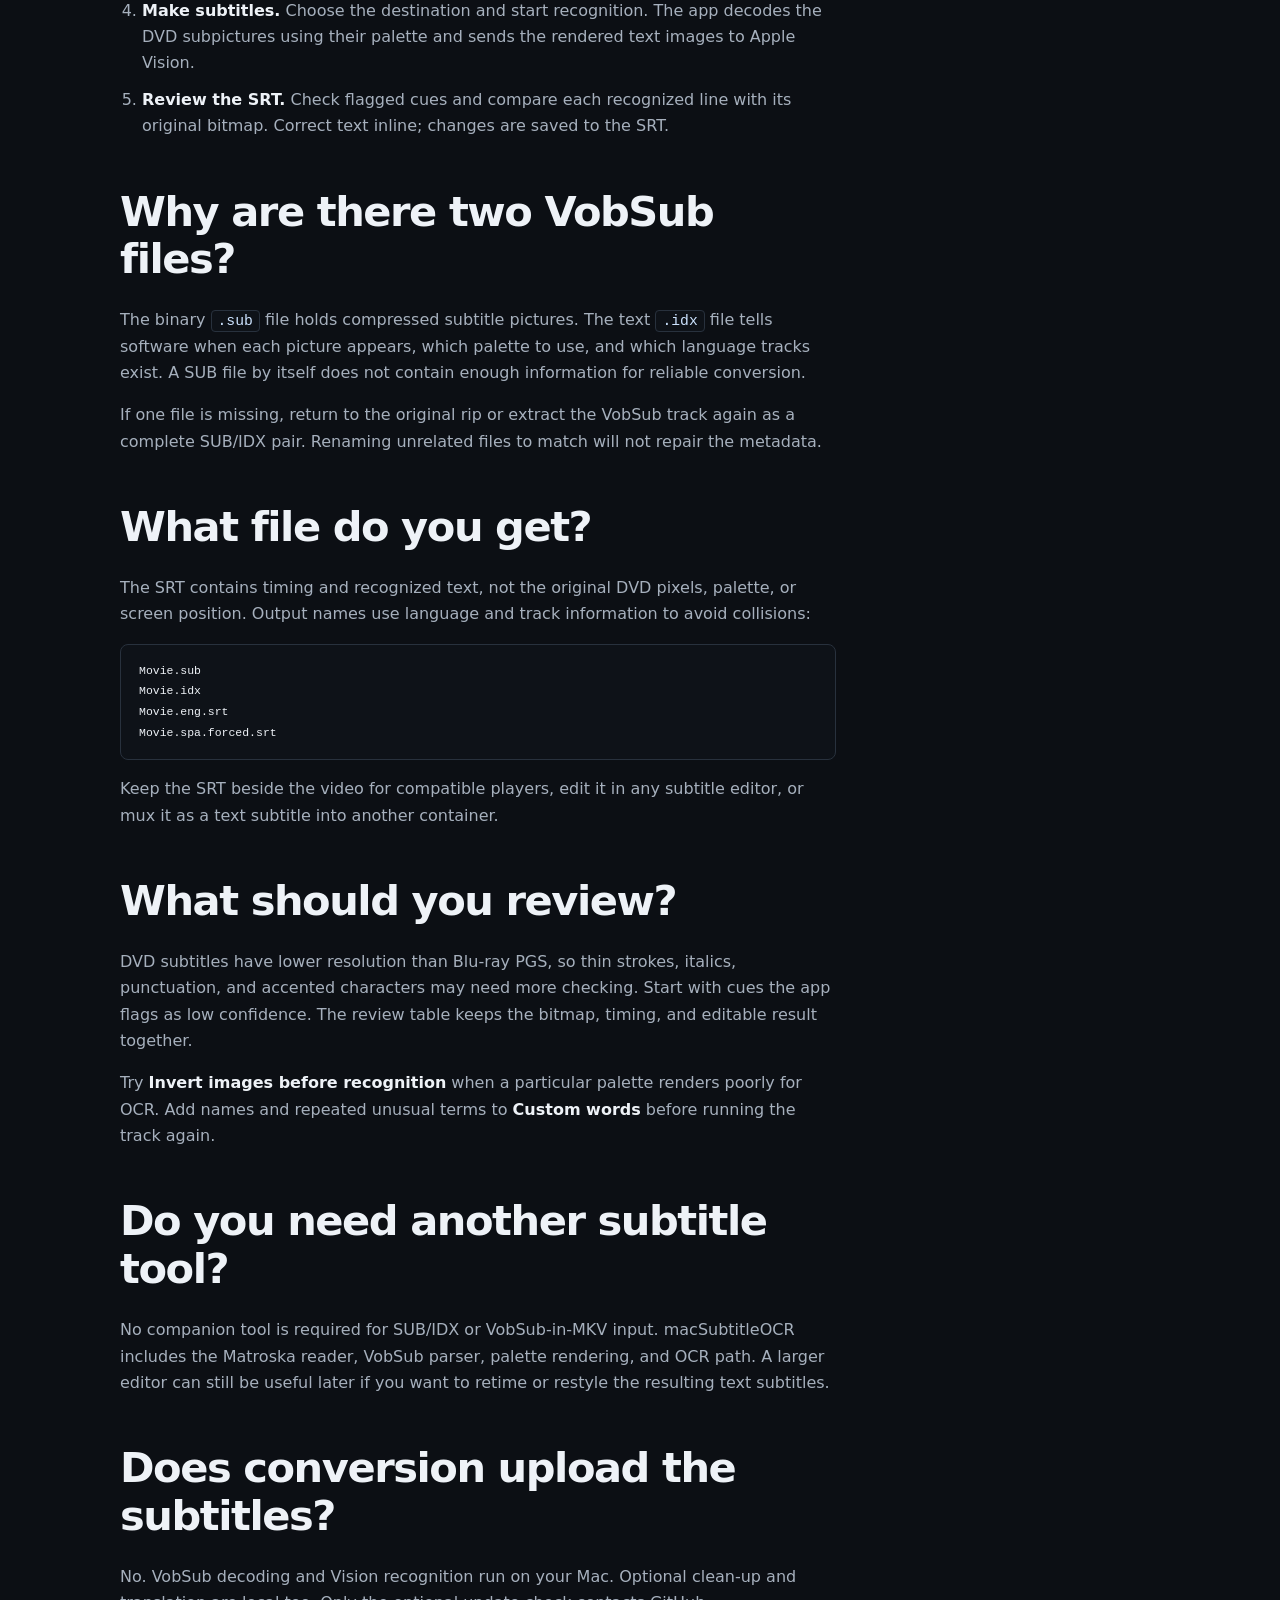
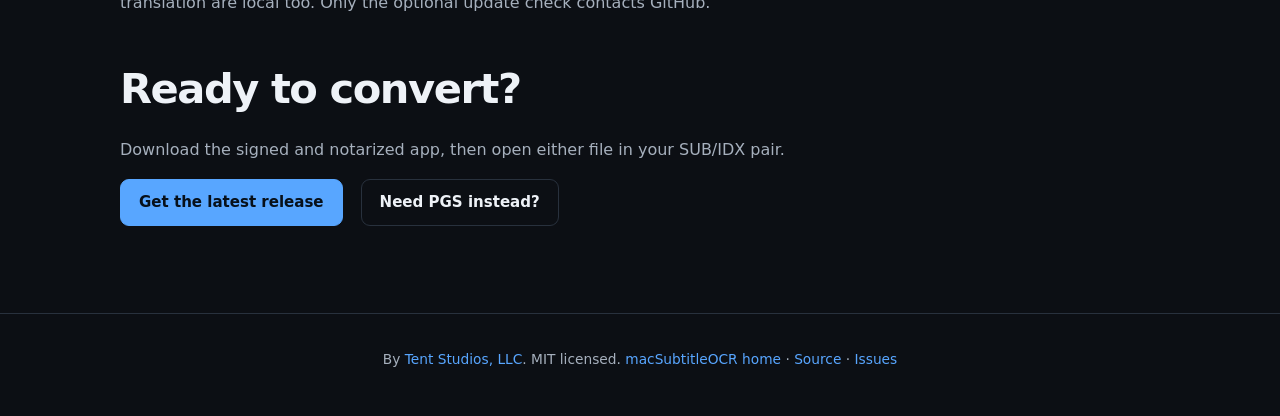
<file: docs/site/vobsub-to-srt-mac/index.html>
<!DOCTYPE html>
<html lang="en">
<head>
<meta charset="utf-8">
<meta name="viewport" content="width=device-width, initial-scale=1">
<title>How to Convert VobSub SUB/IDX Subtitles to SRT on Mac</title>
<meta name="description" content="Convert VobSub SUB/IDX subtitles or VobSub tracks in MKV to editable SRT on macOS with Apple Vision OCR. Free, local, and self-contained.">
<meta name="robots" content="index, follow, max-image-preview:large">
<meta name="theme-color" content="#0c0f14">
<meta name="color-scheme" content="dark">
<meta name="author" content="Jeff Alldridge / Tent Studios, LLC">
<meta property="og:title" content="How to Convert VobSub SUB/IDX Subtitles to SRT on Mac">
<meta property="og:description" content="A practical local workflow for turning DVD bitmap subtitles into editable SRT text.">
<meta property="og:type" content="article">
<meta property="og:url" content="https://jeffalldridge.github.io/macSubtitleOCR-gui/vobsub-to-srt-mac/">
<meta property="og:image" content="https://jeffalldridge.github.io/macSubtitleOCR-gui/og-image.png">
<meta property="og:image:type" content="image/png">
<meta property="og:image:width" content="1280">
<meta property="og:image:height" content="640">
<meta property="og:image:alt" content="macSubtitleOCR converts VobSub SUB and IDX subtitles to SRT on macOS">
<meta property="og:site_name" content="macSubtitleOCR">
<meta property="og:locale" content="en_US">
<meta name="twitter:card" content="summary_large_image">
<meta name="twitter:title" content="Convert VobSub SUB/IDX Subtitles to SRT on Mac">
<meta name="twitter:description" content="Recognize DVD bitmap subtitles locally and review the resulting SRT.">
<meta name="twitter:image" content="https://jeffalldridge.github.io/macSubtitleOCR-gui/og-image.png">
<meta name="twitter:image:alt" content="macSubtitleOCR converts VobSub SUB and IDX subtitles to SRT on macOS">
<link rel="canonical" href="https://jeffalldridge.github.io/macSubtitleOCR-gui/vobsub-to-srt-mac/">
<link rel="icon" type="image/png" href="../favicon-32.png" sizes="32x32">
<link rel="apple-touch-icon" href="../apple-touch-icon.png">
<link rel="stylesheet" href="../style.css">
<script type="application/ld+json">
{
  "@context": "https://schema.org",
  "@graph": [
    {
      "@type": "BreadcrumbList",
      "itemListElement": [
        { "@type": "ListItem", "position": 1, "name": "macSubtitleOCR", "item": "https://jeffalldridge.github.io/macSubtitleOCR-gui/" },
        { "@type": "ListItem", "position": 2, "name": "Convert VobSub to SRT on Mac", "item": "https://jeffalldridge.github.io/macSubtitleOCR-gui/vobsub-to-srt-mac/" }
      ]
    },
    {
      "@type": "HowTo",
      "name": "How to convert VobSub SUB/IDX subtitles to SRT on a Mac",
      "description": "Use macSubtitleOCR to recognize DVD VobSub bitmap subtitles from paired SUB/IDX files or Matroska tracks and save editable SubRip text.",
      "tool": [{ "@type": "HowToTool", "name": "A Mac running macOS 15 or newer" }, { "@type": "HowToTool", "name": "macSubtitleOCR" }],
      "supply": [{ "@type": "HowToSupply", "name": "A paired SUB/IDX set or MKV/MKS file containing VobSub subtitles" }],
      "step": [
        { "@type": "HowToStep", "position": 1, "name": "Keep SUB and IDX together", "text": "For standalone VobSub, put the matching SUB and IDX files in the same folder with the same base filename." },
        { "@type": "HowToStep", "position": 2, "name": "Open the source", "text": "Open either paired file, or open an MKV or MKS containing a VobSub track." },
        { "@type": "HowToStep", "position": 3, "name": "Select and recognize the track", "text": "Confirm the language, select the VobSub track, choose the output location, and start recognition." },
        { "@type": "HowToStep", "position": 4, "name": "Review the SRT", "text": "Compare the recognized text with each DVD subtitle bitmap and correct errors inline." }
      ]
    }
  ]
}
</script>
</head>
<body>
<a class="skip-link" href="#main">Skip to main content</a>
<nav class="topnav" aria-label="Primary">
  <div class="container">
    <a class="topnav-brand" href="../"><img src="../favicon-192.png" alt="" width="24" height="24"><span>macSubtitleOCR</span></a>
    <ul class="topnav-links">
      <li><a href="../pgs-to-srt-mac/">PGS to SRT</a></li>
      <li><a href="./" aria-current="page">VobSub to SRT</a></li>
      <li><a href="../#download">Download</a></li>
      <li><a href="https://github.com/jeffalldridge/macSubtitleOCR-gui">GitHub</a></li>
    </ul>
  </div>
</nav>
<main id="main">
  <header class="guide-hero">
    <div class="container">
      <p class="breadcrumbs"><a href="../">macSubtitleOCR</a> / VobSub to SRT</p>
      <p class="eyebrow">DVD bitmap subtitle guide</p>
      <h1>How to convert VobSub SUB/IDX subtitles to SRT on Mac</h1>
      <p class="subtagline">VobSub stores DVD subtitles as pictures in a SUB file and timing, palette, and language information in an IDX file. macSubtitleOCR reads the pair — or an embedded VobSub track — and turns each cue into editable SRT text locally.</p>
      <div class="cta"><a class="button primary" href="https://github.com/jeffalldridge/macSubtitleOCR-gui/releases/latest">Download macSubtitleOCR</a><a class="button" href="#steps">Start the guide</a></div>
      <p class="version">Free and open source · macOS 15+ · Apple silicon and Intel</p>
    </div>
  </header>
  <section class="section">
    <div class="container guide-layout">
      <article class="guide-content">
        <h2 id="what-you-need">What you need</h2>
        <p>You need a Mac running macOS 15 or newer, the free macSubtitleOCR app, and either a standalone VobSub pair or a Matroska file with VobSub tracks:</p>
        <table class="guide-table">
          <thead><tr><th>Source</th><th>What the app reads</th></tr></thead>
          <tbody>
            <tr><th><code>Movie.sub</code> + <code>Movie.idx</code></th><td>The SUB contains DVD subtitle images; the matching IDX supplies timing, colors, and track languages.</td></tr>
            <tr><th><code>.mkv</code> or <code>.mks</code></th><td>Embedded VobSub tracks and their Matroska language, title, default, and forced flags.</td></tr>
          </tbody>
        </table>
        <div class="guide-note"><p><strong>For standalone VobSub, both files are required.</strong> Keep <code>Movie.sub</code> and <code>Movie.idx</code> in the same folder with the same base name. Opening either one opens the pair.</p></div>

        <h2 id="steps">Convert SUB/IDX to SRT step by step</h2>
        <ol>
          <li><strong>Check the pair.</strong> Make sure the SUB and IDX filenames match and are in the same folder. If your VobSub track is in MKV or MKS, you can skip this step.</li>
          <li><strong>Open the source.</strong> Drag either paired file, the MKV, or the MKS into macSubtitleOCR. Add a folder when you want to queue many sources.</li>
          <li><strong>Select a language track.</strong> An IDX can describe several subtitle languages in one SUB file. Expand the source, verify the language, and tick only the tracks you need.</li>
          <li><strong>Make subtitles.</strong> Choose the destination and start recognition. The app decodes the DVD subpictures using their palette and sends the rendered text images to Apple Vision.</li>
          <li><strong>Review the SRT.</strong> Check flagged cues and compare each recognized line with its original bitmap. Correct text inline; changes are saved to the SRT.</li>
        </ol>

        <h2 id="pair">Why are there two VobSub files?</h2>
        <p>The binary <code>.sub</code> file holds compressed subtitle pictures. The text <code>.idx</code> file tells software when each picture appears, which palette to use, and which language tracks exist. A SUB file by itself does not contain enough information for reliable conversion.</p>
        <p>If one file is missing, return to the original rip or extract the VobSub track again as a complete SUB/IDX pair. Renaming unrelated files to match will not repair the metadata.</p>

        <h2 id="output">What file do you get?</h2>
        <p>The SRT contains timing and recognized text, not the original DVD pixels, palette, or screen position. Output names use language and track information to avoid collisions:</p>
        <pre class="code"><code>Movie.sub
Movie.idx
Movie.eng.srt
Movie.spa.forced.srt</code></pre>
        <p>Keep the SRT beside the video for compatible players, edit it in any subtitle editor, or mux it as a text subtitle into another container.</p>

        <h2 id="accuracy">What should you review?</h2>
        <p>DVD subtitles have lower resolution than Blu-ray PGS, so thin strokes, italics, punctuation, and accented characters may need more checking. Start with cues the app flags as low confidence. The review table keeps the bitmap, timing, and editable result together.</p>
        <p>Try <strong>Invert images before recognition</strong> when a particular palette renders poorly for OCR. Add names and repeated unusual terms to <strong>Custom words</strong> before running the track again.</p>

        <h2 id="tools">Do you need another subtitle tool?</h2>
        <p>No companion tool is required for SUB/IDX or VobSub-in-MKV input. macSubtitleOCR includes the Matroska reader, VobSub parser, palette rendering, and OCR path. A larger editor can still be useful later if you want to retime or restyle the resulting text subtitles.</p>

        <h2 id="privacy">Does conversion upload the subtitles?</h2>
        <p>No. VobSub decoding and Vision recognition run on your Mac. Optional clean-up and translation are local too. Only the optional update check contacts GitHub.</p>

        <h2 id="next">Ready to convert?</h2>
        <p>Download the signed and notarized app, then open either file in your SUB/IDX pair.</p>
        <div class="cta"><a class="button primary" href="https://github.com/jeffalldridge/macSubtitleOCR-gui/releases/latest">Get the latest release</a><a class="button" href="../pgs-to-srt-mac/">Need PGS instead?</a></div>
      </article>
      <aside class="guide-nav" aria-label="On this page">
        <h2>On this page</h2>
        <ul>
          <li><a href="#what-you-need">What you need</a></li>
          <li><a href="#steps">Step-by-step conversion</a></li>
          <li><a href="#pair">The SUB/IDX pair</a></li>
          <li><a href="#output">SRT output</a></li>
          <li><a href="#accuracy">What to review</a></li>
          <li><a href="#privacy">Privacy</a></li>
        </ul>
      </aside>
    </div>
  </section>
</main>
<footer class="footer"><div class="container"><p>By <a href="https://tentstudios.com">Tent Studios, LLC</a>. MIT licensed. <a href="../">macSubtitleOCR home</a> · <a href="https://github.com/jeffalldridge/macSubtitleOCR-gui">Source</a> · <a href="https://github.com/jeffalldridge/macSubtitleOCR-gui/issues">Issues</a></p></div></footer>
</body>
</html>
</file>
<file: docs/site/style.css>
/* macSubtitleOCR website — static, hand-tuned, and build-free */
:root {
  --bg: #0c0f14;
  --bg-alt: #12161d;
  --bg-card: #161b23;
  --text: #eef2f7;
  --muted: #a6b0bd;
  --dim: #748091;
  --accent: #58a6ff;
  --accent-hover: #82bcff;
  --rule: #28313d;
  --code-bg: #0e1218;
  --pgs: #7cb8ff;
  --vobsub: #8dd9b3;
  --container: 1040px;
}
* { box-sizing: border-box; }
html {
  background: var(--bg);
  color: var(--text);
  font-family: -apple-system, BlinkMacSystemFont, "Segoe UI", system-ui, sans-serif;
  font-size: 16px;
  line-height: 1.65;
  scroll-behavior: smooth;
  -webkit-font-smoothing: antialiased;
}
body { margin: 0; }
.container { width: min(100% - 48px, var(--container)); margin-inline: auto; }
a { color: var(--accent); text-decoration: none; text-underline-offset: 0.18em; }
a:hover { color: var(--accent-hover); text-decoration: underline; }
a:focus-visible, .button:focus-visible { outline: 3px solid var(--accent-hover); outline-offset: 3px; }
code { font-family: ui-monospace, "SF Mono", Menlo, Consolas, monospace; font-size: 0.92em; }
.skip-link {
  position: fixed; z-index: 100; top: 0; left: 16px; padding: 9px 14px;
  border-radius: 0 0 7px 7px; background: var(--accent); color: #07101a;
  font-weight: 700; transform: translateY(-120%);
}
.skip-link:focus { transform: translateY(0); color: #07101a; }
.topnav {
  position: sticky; z-index: 50; top: 0; border-bottom: 1px solid rgba(40, 49, 61, 0.9);
  background: rgba(12, 15, 20, 0.88); backdrop-filter: saturate(140%) blur(14px);
  -webkit-backdrop-filter: saturate(140%) blur(14px);
}
.topnav .container { display: flex; align-items: center; justify-content: space-between; gap: 24px; min-height: 57px; }
.topnav-brand {
  display: inline-flex; align-items: center; gap: 10px; color: var(--text);
  font-size: 1rem; font-weight: 720; letter-spacing: -0.015em; white-space: nowrap;
}
.topnav-brand:hover { color: var(--text); text-decoration: none; }
.topnav-brand img { border-radius: 6px; }
.topnav-links { display: flex; align-items: center; gap: 22px; margin: 0; padding: 0; list-style: none; font-size: 0.875rem; }
.topnav-links a { color: var(--muted); }
.topnav-links a:hover { color: var(--text); text-decoration: none; }
.hero {
  padding: 80px 0 56px; border-bottom: 1px solid var(--rule);
  background: radial-gradient(900px 430px at 80% -8%, rgba(88, 166, 255, 0.18), transparent 62%), linear-gradient(180deg, #101620 0%, var(--bg) 76%);
}
.eyebrow, .section .eyebrow {
  margin: 0 0 14px; color: var(--accent); font-size: 0.8rem; font-weight: 700;
  letter-spacing: 0.12em; text-transform: uppercase;
}
.hero h1, .guide-hero h1 {
  max-width: 900px; margin: 0 0 22px; font-size: clamp(2.4rem, 6vw, 4.55rem);
  font-weight: 760; letter-spacing: -0.055em; line-height: 1.03;
}
.subtagline { max-width: 770px; margin: 0 0 30px; color: var(--muted); font-size: clamp(1.05rem, 2vw, 1.2rem); line-height: 1.62; }
.cta { display: flex; flex-wrap: wrap; align-items: center; gap: 12px 18px; margin: 0 0 15px; }
.button {
  display: inline-flex; align-items: center; justify-content: center; min-height: 44px;
  padding: 10px 18px; border: 1px solid var(--rule); border-radius: 9px;
  background: transparent; color: var(--text); font-size: 0.94rem; font-weight: 650;
}
.button:hover { border-color: var(--accent); color: var(--accent); text-decoration: none; }
.button.primary { border-color: var(--accent); background: var(--accent); color: #07101a; }
.button.primary:hover { border-color: var(--accent-hover); background: var(--accent-hover); color: #07101a; }
.text-link { font-size: 0.94rem; font-weight: 600; }
.version { margin: 0; color: var(--dim); font-size: 0.84rem; }
.hero-shot { max-width: 940px; margin: 46px 0 0; }
.hero-shot img, .secondary-shot img { display: block; width: 100%; height: auto; }
figcaption { margin-top: 10px; color: var(--dim); font-size: 0.82rem; text-align: center; }
.section { padding: 72px 0; border-bottom: 1px solid var(--rule); }
.section.alt { background: var(--bg-alt); }
.section h2 {
  max-width: 820px; margin: 0 0 24px; font-size: clamp(1.8rem, 4vw, 2.6rem);
  font-weight: 740; letter-spacing: -0.035em; line-height: 1.15;
}
.section h3 { margin: 0 0 10px; font-size: 1.12rem; line-height: 1.35; }
.section p { max-width: 720px; }
.section p code, .section li code {
  padding: 2px 6px; border: 1px solid var(--rule); border-radius: 4px;
  background: var(--code-bg); color: #cce3ff;
}
.intent-grid, .benefit-grid, .faq-grid, .steps-grid {
  display: grid; grid-template-columns: repeat(2, minmax(0, 1fr)); gap: 28px 34px; margin-top: 32px;
}
.intent-grid article { padding: 22px 0 0; border-top: 2px solid var(--pgs); }
.intent-grid article:nth-child(2) { border-color: var(--vobsub); }
.intent-format { margin: 0 0 8px; color: var(--dim); font-size: 0.82rem; font-weight: 700; letter-spacing: 0.08em; text-transform: uppercase; }
.intent-grid h3 { font-size: 1.35rem; }
.intent-grid p:not(.intent-format) { color: var(--muted); }
.intent-grid a { font-weight: 650; }
.workflow-diagram {
  display: grid; grid-template-columns: minmax(0, 1fr) 150px minmax(0, 1fr);
  gap: 22px; align-items: center; margin: 38px 0 0;
}
.workflow-file {
  min-height: 235px; padding: 24px 26px; border: 1px solid var(--rule);
  border-top: 2px solid var(--pgs); border-radius: 10px; background: var(--code-bg);
}
.workflow-file.output-file { border-top-color: var(--vobsub); }
.workflow-file .file-label { margin: 0 0 8px; color: var(--dim); font-size: 0.8rem; }
.workflow-file h3 { color: var(--text); font-family: ui-monospace, "SF Mono", Menlo, Consolas, monospace; font-size: 1.16rem; font-weight: 550; }
.workflow-file ul { margin: 18px 0 0; padding: 0; color: var(--muted); list-style: none; font-size: 0.9rem; }
.workflow-file li + li { margin-top: 6px; }
.workflow-arrow { display: grid; justify-items: center; gap: 6px; color: var(--muted); font-size: 0.78rem; text-align: center; }
.workflow-arrow b { color: var(--accent); font-size: 2rem; font-weight: 400; }
.workflow-diagram figcaption { grid-column: 1 / -1; max-width: 720px; justify-self: center; }
.steps-grid { gap: 30px 38px; }
.steps-grid article { position: relative; min-height: 118px; padding-left: 52px; }
.steps-grid span {
  position: absolute; top: 0; left: 0; display: grid; width: 34px; height: 34px;
  place-items: center; border: 1px solid var(--accent); border-radius: 50%;
  color: var(--accent); font-size: 0.85rem; font-weight: 750;
}
.steps-grid p, .benefit-grid p, .faq-grid p { margin: 0; color: var(--muted); }
.secondary-shot { max-width: 820px; margin: 42px 0 0; }
.benefit-grid article, .faq-grid article { min-width: 0; padding-top: 22px; border-top: 1px solid var(--rule); }
.benefit-grid h3, .faq-grid h3 { font-size: 1.08rem; }
.download-layout { display: grid; grid-template-columns: minmax(0, 1.1fr) minmax(320px, 0.9fr); gap: 56px; align-items: start; }
.download-layout > div > p:not(.eyebrow) { color: var(--muted); }
.requirement { margin-top: 26px; font-size: 0.92rem; }
.requirement strong { color: var(--text); }
.source-install { padding: 22px; border: 1px solid var(--rule); border-radius: 10px; background: var(--bg-card); }
.source-install > p { margin-bottom: 0; color: var(--dim); font-size: 0.85rem; }
.code {
  margin: 16px 0 0; padding: 16px 18px; overflow-x: auto; border: 1px solid var(--rule);
  border-radius: 8px; background: var(--code-bg); color: var(--text); font-size: 0.78rem; line-height: 1.65;
}
.code .dim { color: var(--dim); }
.final-cta { background: linear-gradient(180deg, var(--bg), #101722); }
.final-cta h2 { margin-bottom: 10px; }
.final-cta p { margin: 0 0 24px; color: var(--muted); }
.footer { padding: 34px 0 42px; color: var(--muted); font-size: 0.86rem; }
.footer p { margin: 0 0 6px; text-align: center; }

/* Focused guide pages */
.guide-hero { padding: 70px 0 48px; border-bottom: 1px solid var(--rule); background: linear-gradient(180deg, #101620, var(--bg)); }
.guide-hero h1 { max-width: 860px; font-size: clamp(2.3rem, 5.5vw, 4rem); }
.breadcrumbs { margin: 0 0 24px; color: var(--dim); font-size: 0.84rem; }
.breadcrumbs a { color: var(--muted); }
.guide-layout { display: grid; grid-template-columns: minmax(0, 1fr) 260px; gap: 64px; align-items: start; }
.guide-content h2 { margin-top: 48px; }
.guide-content h2:first-child { margin-top: 0; }
.guide-content h3 { margin-top: 28px; }
.guide-content p, .guide-content li { color: var(--muted); }
.guide-content strong { color: var(--text); }
.guide-content ol, .guide-content ul { padding-left: 22px; }
.guide-content li + li { margin-top: 10px; }
.guide-note { margin: 28px 0; padding: 18px 20px; border-left: 3px solid var(--accent); background: var(--bg-card); }
.guide-note p { margin: 0; }
.guide-nav { position: sticky; top: 86px; padding: 20px; border: 1px solid var(--rule); border-radius: 10px; background: var(--bg-card); }
.guide-nav h2 { margin: 0 0 12px; font-size: 0.82rem; letter-spacing: 0.1em; text-transform: uppercase; }
.guide-nav ul { margin: 0; padding: 0; list-style: none; font-size: 0.88rem; }
.guide-nav li + li { margin-top: 9px; }
.guide-nav a { color: var(--muted); }
.guide-nav a:hover { color: var(--text); }
.guide-table { width: 100%; margin: 24px 0; border-collapse: collapse; font-size: 0.92rem; }
.guide-table th, .guide-table td { padding: 11px 12px; border-bottom: 1px solid var(--rule); text-align: left; vertical-align: top; }
.guide-table th { color: var(--text); }
.guide-table td { color: var(--muted); }

@media (max-width: 800px) {
  .topnav .container { align-items: flex-start; flex-direction: column; gap: 6px; padding-block: 10px; }
  .topnav-links { width: 100%; gap: 14px; overflow-x: auto; padding-bottom: 2px; }
  .topnav-links li { flex: 0 0 auto; }
  .workflow-diagram { grid-template-columns: 1fr; }
  .workflow-arrow b { transform: rotate(90deg); }
  .workflow-diagram figcaption { grid-column: 1; }
  .download-layout, .guide-layout { grid-template-columns: 1fr; gap: 38px; }
  .guide-nav { position: static; order: -1; }
}
@media (max-width: 680px) {
  .container { width: min(100% - 32px, var(--container)); }
  .hero { padding: 56px 0 42px; }
  .section { padding: 54px 0; }
  .intent-grid, .benefit-grid, .faq-grid, .steps-grid { grid-template-columns: 1fr; gap: 26px; }
  .hero-shot { margin-top: 34px; }
  .workflow-file { min-height: auto; }
  .source-install { padding: 18px; }
}
@media (max-width: 420px) {
  .topnav-brand span { display: none; }
  .button { width: 100%; }
  .cta .text-link { width: 100%; text-align: center; }
}
@media (prefers-reduced-motion: reduce) { html { scroll-behavior: auto; } }
</file>
